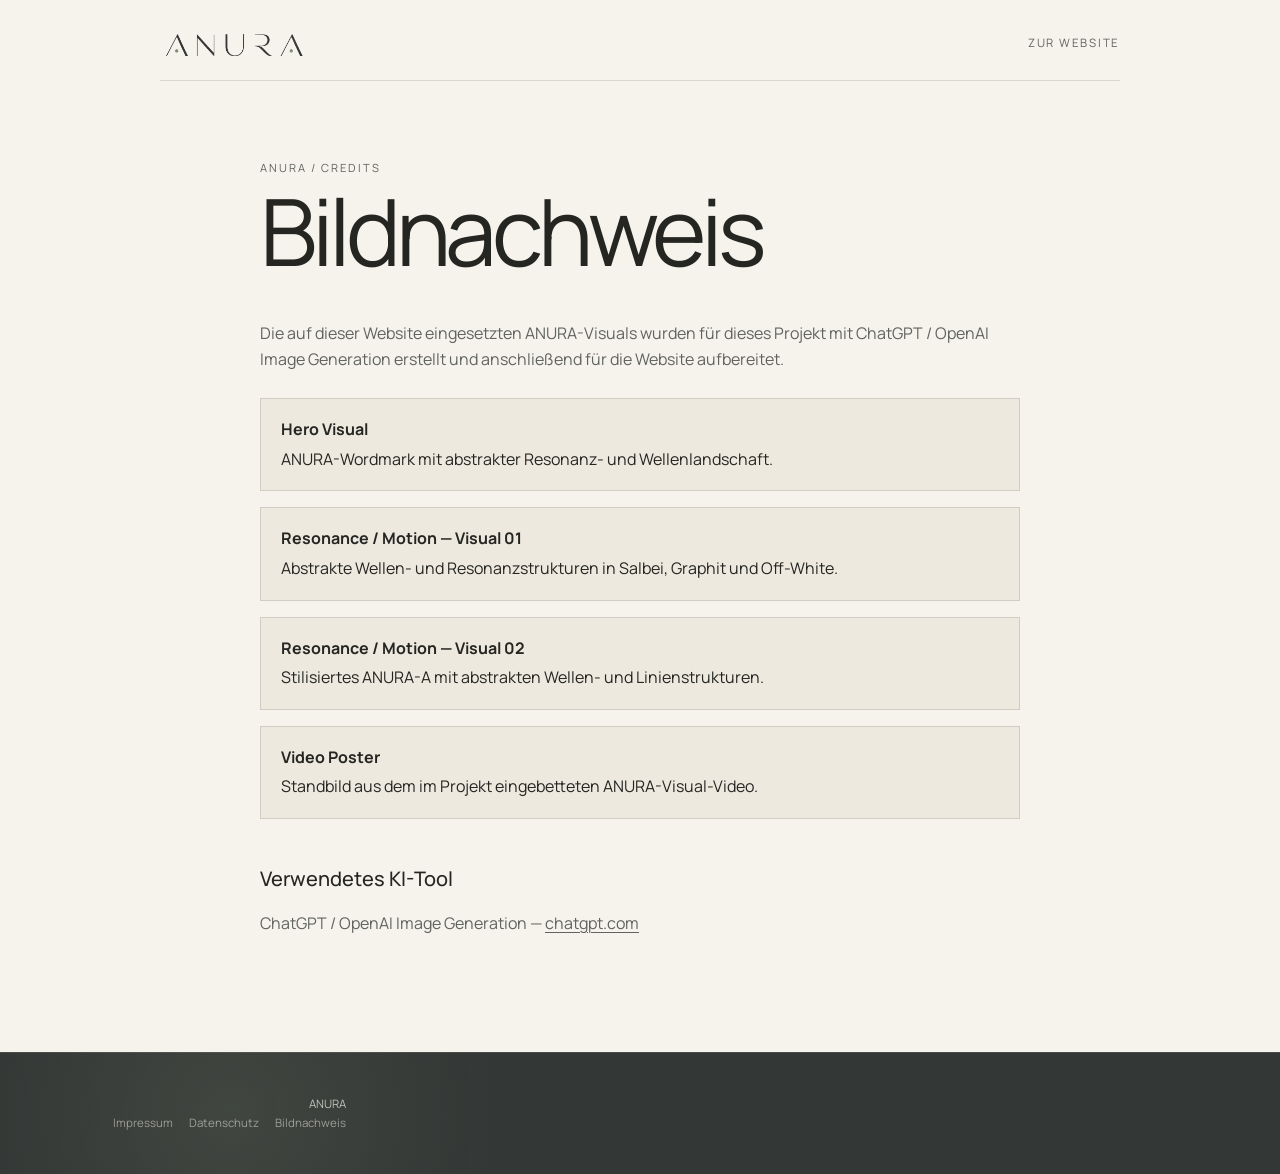
<file: bildnachweis.html>
<!doctype html>
<html lang="de">
<head>
  <meta charset="utf-8">
  <meta name="viewport" content="width=device-width, initial-scale=1">
  <meta name="robots" content="index, follow">
  <meta name="theme-color" content="#F6F3EC">
  <link rel="preconnect" href="https://fonts.bunny.net">
  <link href="https://fonts.bunny.net/css?family=manrope:300,400,500,600" rel="stylesheet">
  <link rel="icon" href="assets/brand/anura-favicon.png" type="image/png">
  <link rel="stylesheet" href="style.css">
  <title>Bildnachweis — ANURA</title>
  <meta name="description" content="Bildnachweis der auf der ANURA Website eingesetzten Visuals.">
</head>
<body class="legal-page">
  <header class="legal-header">
    <a href="index.html" aria-label="Zur ANURA Startseite"><img src="assets/brand/anura-wordmark.png" alt="ANURA"></a>
    <a href="index.html">Zur Website</a>
  </header>
  <main class="legal-main">
    <p class="eyebrow">ANURA / Credits</p>
    <h1>Bildnachweis</h1>
    <p>Die auf dieser Website eingesetzten ANURA-Visuals wurden für dieses Projekt mit ChatGPT / OpenAI Image Generation erstellt und anschließend für die Website aufbereitet.</p>

    <div class="credit-list">
      <div class="credit-item"><strong>Hero Visual</strong>ANURA-Wordmark mit abstrakter Resonanz- und Wellenlandschaft.</div>
      <div class="credit-item"><strong>Resonance / Motion — Visual 01</strong>Abstrakte Wellen- und Resonanzstrukturen in Salbei, Graphit und Off-White.</div>
      <div class="credit-item"><strong>Resonance / Motion — Visual 02</strong>Stilisiertes ANURA-A mit abstrakten Wellen- und Linienstrukturen.</div>
      <div class="credit-item"><strong>Video Poster</strong>Standbild aus dem im Projekt eingebetteten ANURA-Visual-Video.</div>
    </div>

    <h2>Verwendetes KI-Tool</h2>
    <p>ChatGPT / OpenAI Image Generation — <a href="https://chatgpt.com/" target="_blank" rel="noopener noreferrer">chatgpt.com</a></p>
  </main>

  <footer class="site-footer">
    <div class="footer-meta">
      <span>ANURA</span>
      <nav class="legal-links" aria-label="Rechtliche Informationen">
        <a href="impressum.html">Impressum</a>
        <a href="datenschutz.html">Datenschutz</a>
        <a href="bildnachweis.html">Bildnachweis</a>
      </nav>
    </div>
  </footer>
</body>
</html>
</file>
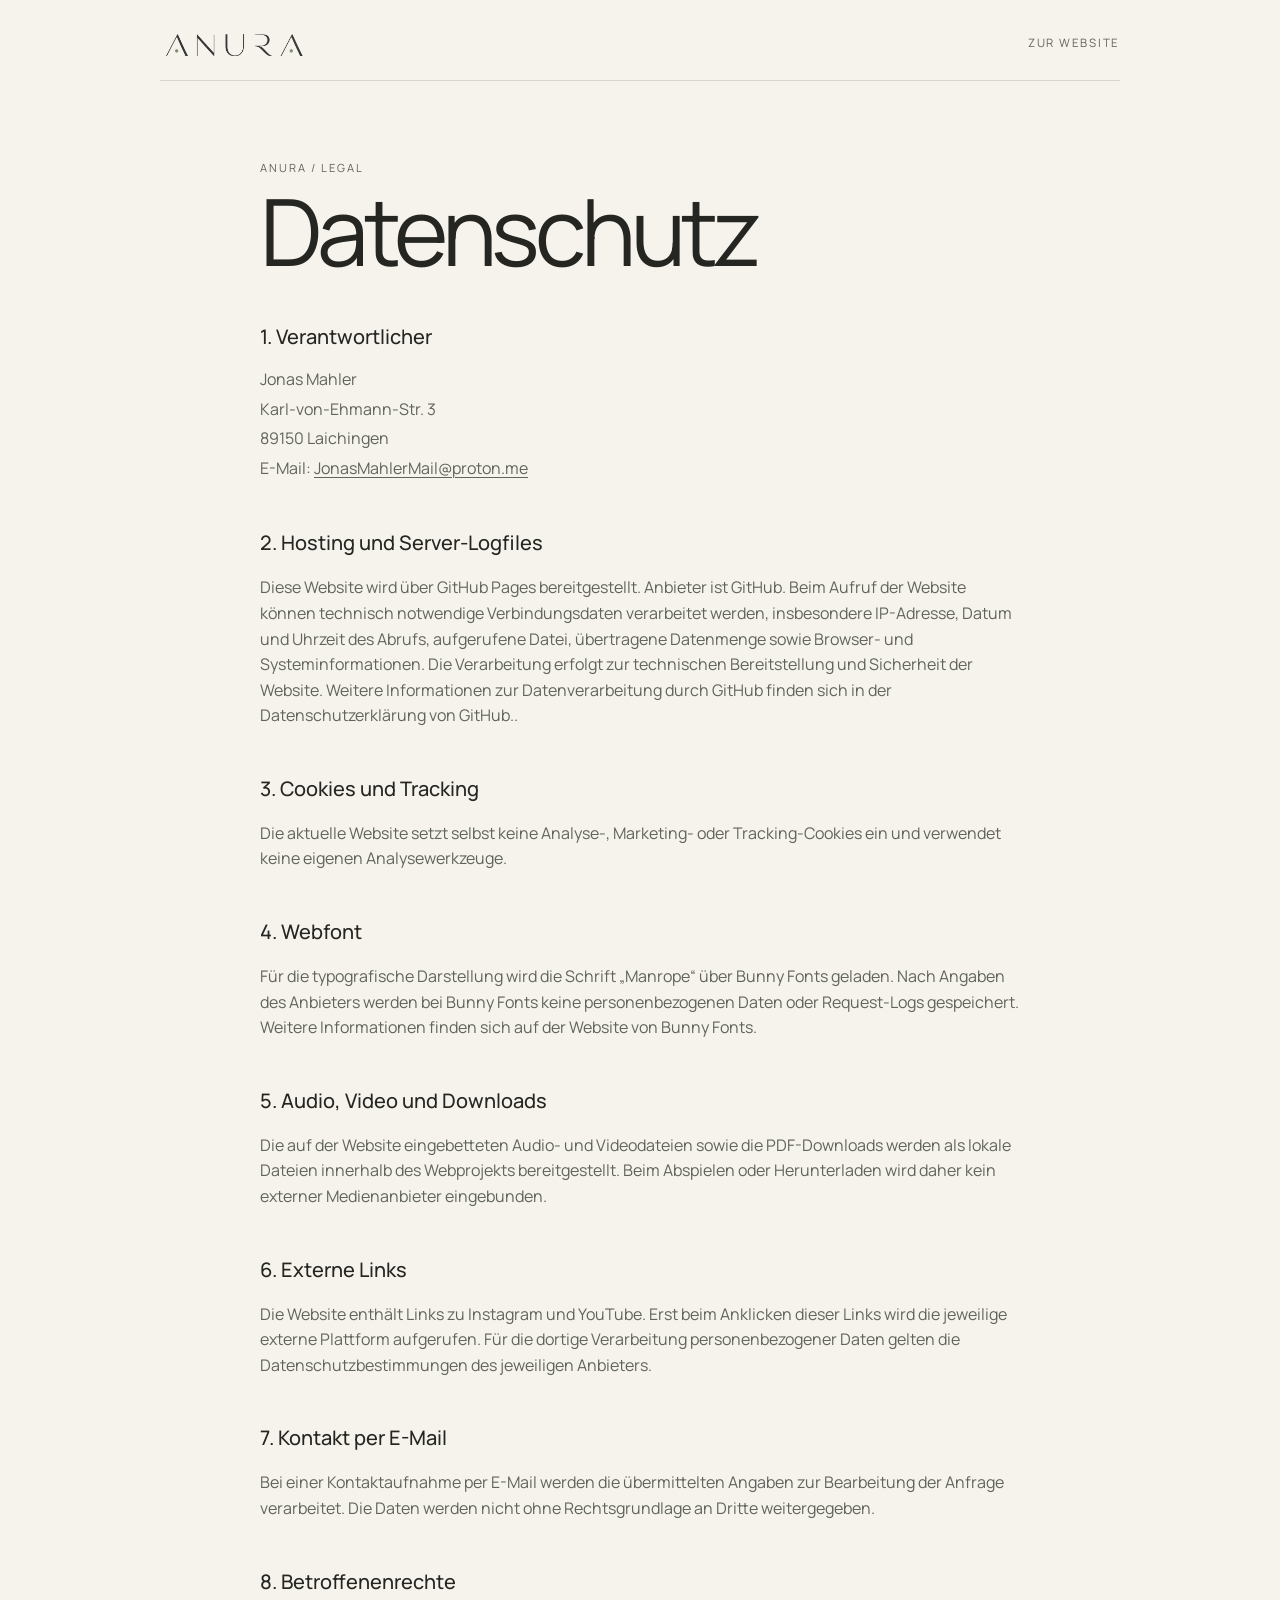
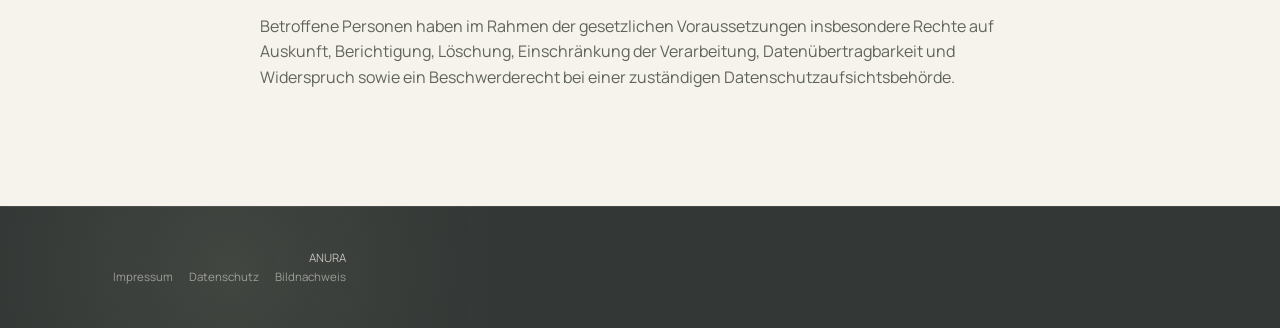
<file: datenschutz.html>
<!doctype html>
<html lang="de">
<head>
  <meta charset="utf-8">
  <meta name="viewport" content="width=device-width, initial-scale=1">
  <meta name="robots" content="index, follow">
  <meta name="theme-color" content="#F6F3EC">
  <link rel="preconnect" href="https://fonts.bunny.net">
  <link href="https://fonts.bunny.net/css?family=manrope:300,400,500,600" rel="stylesheet">
  <link rel="icon" href="assets/brand/anura-favicon.png" type="image/png">
  <link rel="stylesheet" href="style.css">
  <title>Datenschutz — ANURA</title>
  <meta name="description" content="Datenschutzerklärung der ANURA Website.">
</head>
<body class="legal-page">
  <header class="legal-header">
    <a href="index.html" aria-label="Zur ANURA Startseite"><img src="assets/brand/anura-wordmark.png" alt="ANURA"></a>
    <a href="index.html">Zur Website</a>
  </header>
  <main class="legal-main">
    <p class="eyebrow">ANURA / Legal</p>
    <h1>Datenschutz</h1>

    <h2>1. Verantwortlicher</h2>
    <address class="legal-address">
      Jonas Mahler<br>
      Karl-von-Ehmann-Str. 3<br>
      89150 Laichingen <br>
      E-Mail: <a href="mailto:JonasMahlerMail@proton.me">JonasMahlerMail@proton.me</a>
    </address>

    <h2>2. Hosting und Server-Logfiles</h2>
    <p>Diese Website wird über GitHub Pages bereitgestellt. Anbieter ist GitHub. Beim Aufruf der Website können technisch notwendige Verbindungsdaten verarbeitet werden, insbesondere IP-Adresse, Datum und Uhrzeit des Abrufs, aufgerufene Datei, übertragene Datenmenge sowie Browser- und Systeminformationen. Die Verarbeitung erfolgt zur technischen Bereitstellung und Sicherheit der Website. Weitere Informationen zur Datenverarbeitung durch GitHub finden sich in der Datenschutzerklärung von GitHub.</strong>.</p>

    <h2>3. Cookies und Tracking</h2>
    <p>Die aktuelle Website setzt selbst keine Analyse-, Marketing- oder Tracking-Cookies ein und verwendet keine eigenen Analysewerkzeuge.</p>

    <h2>4. Webfont</h2>
    <p>Für die typografische Darstellung wird die Schrift „Manrope“ über Bunny Fonts geladen. Nach Angaben des Anbieters werden bei Bunny Fonts keine personenbezogenen Daten oder Request-Logs gespeichert. Weitere Informationen finden sich auf der Website von Bunny Fonts.</p>

    <h2>5. Audio, Video und Downloads</h2>
    <p>Die auf der Website eingebetteten Audio- und Videodateien sowie die PDF-Downloads werden als lokale Dateien innerhalb des Webprojekts bereitgestellt. Beim Abspielen oder Herunterladen wird daher kein externer Medienanbieter eingebunden.</p>

    <h2>6. Externe Links</h2>
    <p>Die Website enthält Links zu Instagram und YouTube. Erst beim Anklicken dieser Links wird die jeweilige externe Plattform aufgerufen. Für die dortige Verarbeitung personenbezogener Daten gelten die Datenschutzbestimmungen des jeweiligen Anbieters.</p>

    <h2>7. Kontakt per E-Mail</h2>
    <p>Bei einer Kontaktaufnahme per E-Mail werden die übermittelten Angaben zur Bearbeitung der Anfrage verarbeitet. Die Daten werden nicht ohne Rechtsgrundlage an Dritte weitergegeben.</p>

    <h2>8. Betroffenenrechte</h2>
    <p>Betroffene Personen haben im Rahmen der gesetzlichen Voraussetzungen insbesondere Rechte auf Auskunft, Berichtigung, Löschung, Einschränkung der Verarbeitung, Datenübertragbarkeit und Widerspruch sowie ein Beschwerderecht bei einer zuständigen Datenschutzaufsichtsbehörde.</p>
  </main>

  <footer class="site-footer">
    <div class="footer-meta">
      <span>ANURA</span>
      <nav class="legal-links" aria-label="Rechtliche Informationen">
        <a href="impressum.html">Impressum</a>
        <a href="datenschutz.html">Datenschutz</a>
        <a href="bildnachweis.html">Bildnachweis</a>
      </nav>
    </div>
  </footer>
</body>
</html>
</file>
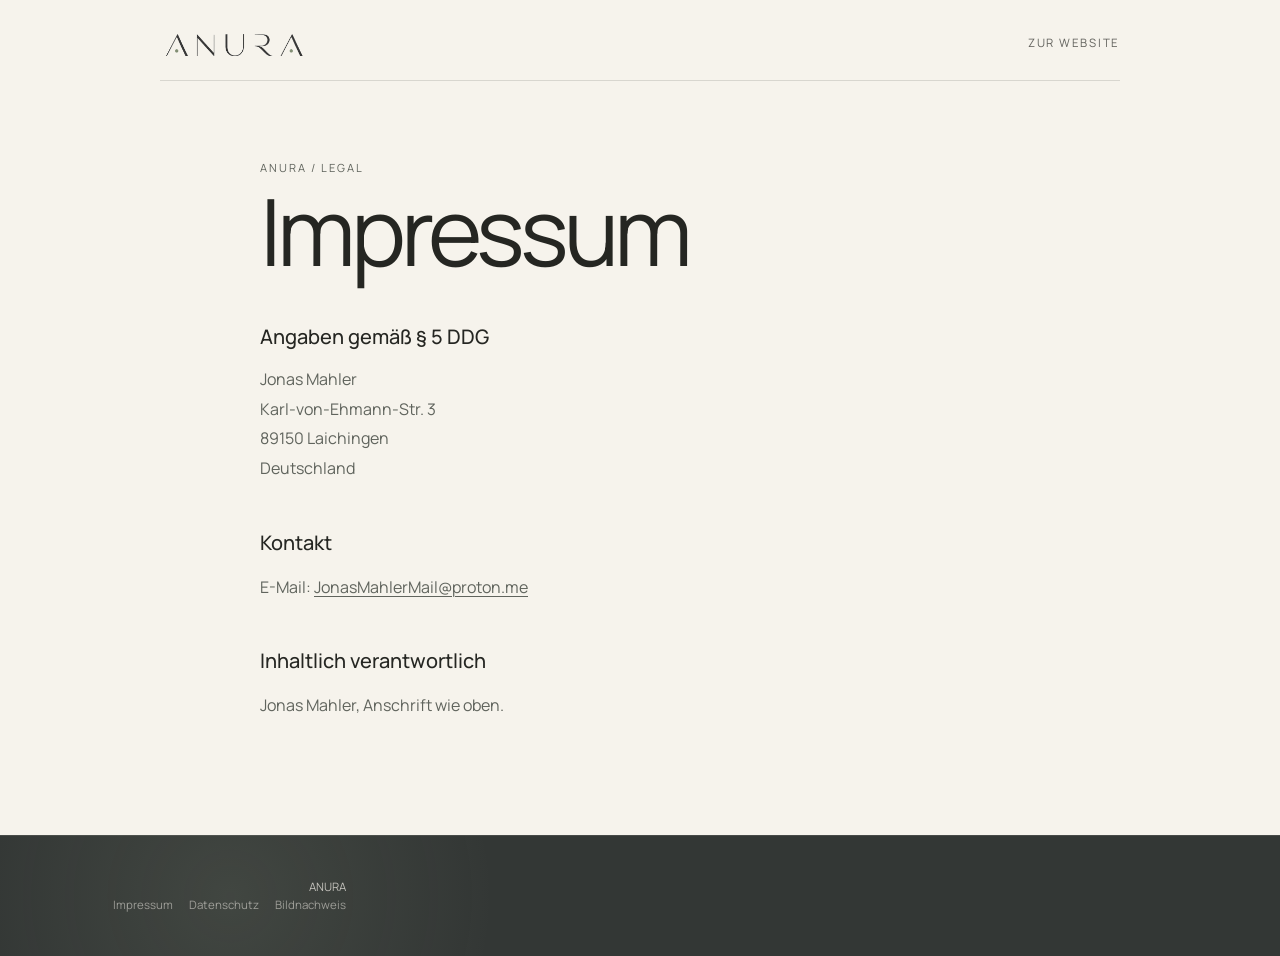
<file: impressum.html>
<!doctype html>
<html lang="de">
<head>
  <meta charset="utf-8">
  <meta name="viewport" content="width=device-width, initial-scale=1">
  <meta name="robots" content="index, follow">
  <meta name="theme-color" content="#F6F3EC">
  <link rel="preconnect" href="https://fonts.bunny.net">
  <link href="https://fonts.bunny.net/css?family=manrope:300,400,500,600" rel="stylesheet">
  <link rel="icon" href="assets/brand/anura-favicon.png" type="image/png">
  <link rel="stylesheet" href="style.css">
  <title>Impressum — ANURA</title>
  <meta name="description" content="Impressum und Kontaktdaten von ANURA.">
</head>
<body class="legal-page">
  <header class="legal-header">
    <a href="index.html" aria-label="Zur ANURA Startseite"><img src="assets/brand/anura-wordmark.png" alt="ANURA"></a>
    <a href="index.html">Zur Website</a>
  </header>
  <main class="legal-main">
    <p class="eyebrow">ANURA / Legal</p>
    <h1>Impressum</h1>

    
    <h2>Angaben gemäß § 5 DDG</h2>
    <address class="legal-address">
      Jonas Mahler<br>
      Karl-von-Ehmann-Str. 3<br>
      89150 Laichingen<br>
      Deutschland
    </address>

    <h2>Kontakt</h2>
    <p>E-Mail: <a href="mailto:JonasMahlerMail@proton.me">JonasMahlerMail@proton.me</a></p>

    <h2>Inhaltlich verantwortlich</h2>
    <p>Jonas Mahler, Anschrift wie oben.</p>

    
  </main>

  <footer class="site-footer">
    <div class="footer-meta">
      <span>ANURA</span>
      <nav class="legal-links" aria-label="Rechtliche Informationen">
        <a href="impressum.html">Impressum</a>
        <a href="datenschutz.html">Datenschutz</a>
        <a href="bildnachweis.html">Bildnachweis</a>
      </nav>
    </div>
  </footer>
</body>
</html>
</file>
<file: style.css>
:root {
  --paper: #f6f3ec;
  --paper-soft: #eee9df;
  --ink: #252622;
  --ink-soft: #60645d;
  --sage: #8f9a80;
  --sage-dark: #707b65;
  --graphite: #3e433f;
  --graphite-deep: #333735;
  --graphite-soft: #4b514c;
  --about-dark: #747c75;
  --about-dark-deep: #687069;
  --line: rgba(37, 38, 34, 0.14);
  --line-soft: rgba(143, 154, 128, 0.22);
  --content: 1440px;
}

* {
  box-sizing: border-box;
}

html {
  scroll-behavior: smooth;
  scroll-padding-top: 96px;
}

body {
  margin: 0;
  min-width: 320px;
  background: var(--paper);
  color: var(--ink);
  font-family: "Manrope", Arial, Helvetica, sans-serif;
  font-size: 16px;
  line-height: 1.6;
  -webkit-font-smoothing: antialiased;
}

body.menu-open {
  overflow: hidden;
}

img {
  max-width: 100%;
  display: block;
}

a {
  color: inherit;
  text-decoration: none;
}

button {
  font: inherit;
}


.sr-only {
  position: absolute !important;
  width: 1px !important;
  height: 1px !important;
  padding: 0 !important;
  margin: -1px !important;
  overflow: hidden !important;
  clip: rect(0, 0, 0, 0) !important;
  white-space: nowrap !important;
  border: 0 !important;
}

::selection {
  color: var(--paper);
  background: var(--ink);
}

.site-header {
  position: fixed;
  inset: 0 0 auto 0;
  z-index: 100;
  width: min(100%, var(--content));
  margin-inline: auto;
  padding: 24px 42px;
  display: flex;
  align-items: center;
  justify-content: space-between;
  transition: background .25s ease, border-color .25s ease;
}

.site-header.scrolled {
  background: rgba(246, 243, 236, 0.91);
  border-bottom: 1px solid var(--line);
  backdrop-filter: blur(12px);
}

.header-logo {
  width: 166px;
}

.header-logo img {
  width: 100%;
}

.main-nav {
  display: flex;
  gap: 28px;
  align-items: center;
}

.main-nav a {
  font-size: .72rem;
  text-transform: uppercase;
  letter-spacing: .18em;
  opacity: .7;
  transition: opacity .2s ease;
}

.main-nav a:hover,
.main-nav a:focus-visible {
  opacity: 1;
}

.menu-toggle {
  display: none;
  width: 44px;
  height: 44px;
  padding: 10px;
  border: 0;
  background: transparent;
  cursor: pointer;
}

.menu-toggle span {
  display: block;
  height: 1px;
  margin: 7px 0;
  background: var(--ink);
}

.hero {
  position: relative;
  width: min(100%, var(--content));
  min-height: 100svh;
  margin-inline: auto;
  padding: 150px 42px 78px;
  display: grid;
  grid-template-columns: minmax(0, 1.2fr) minmax(280px, .8fr);
  align-items: center;
  gap: 58px;
  overflow: hidden;
}

.hero-background {
  position: absolute;
  inset: 0;
  pointer-events: none;
}

.orbit {
  position: absolute;
  border: 1px solid var(--line-soft);
  border-radius: 50%;
}

.orbit-one {
  width: 520px;
  height: 520px;
  right: -90px;
  top: 100px;
}

.orbit-two {
  width: 310px;
  height: 310px;
  right: 20px;
  top: 205px;
  border-style: dashed;
  opacity: .65;
}

.motion-line {
  position: absolute;
  left: 8%;
  width: 68%;
  height: 160px;
  border: solid var(--line-soft);
  border-width: 1px 0 0;
  border-radius: 50%;
  transform-origin: left center;
}

.line-one {
  top: 62%;
  transform: rotate(4deg);
}

.line-two {
  top: 67%;
  transform: rotate(-2deg) scaleY(.72);
}

.line-three {
  top: 72%;
  transform: rotate(3deg) scaleY(.42);
  opacity: .7;
}

.hero-copy {
  position: relative;
  z-index: 2;
  max-width: 850px;
}

.hero-wordmark {
  width: min(100%, 850px);
  margin-bottom: 30px;
}

.hero-subline {
  max-width: 700px;
  margin: 0;
  font-size: clamp(1.12rem, 2vw, 1.62rem);
  line-height: 1.45;
  letter-spacing: .02em;
  color: #464943;
}

.hero-actions {
  display: flex;
  flex-wrap: wrap;
  gap: 12px;
  margin-top: 38px;
}

.button {
  display: inline-flex;
  align-items: center;
  justify-content: center;
  min-width: 150px;
  padding: 13px 20px;
  border: 1px solid var(--ink);
  font-size: .72rem;
  text-transform: uppercase;
  letter-spacing: .16em;
  transition: transform .2s ease, background .2s ease, color .2s ease;
}

.button:hover,
.button:focus-visible {
  transform: translateY(-2px);
}

.button-primary {
  color: var(--paper);
  background: var(--ink);
}

.button-secondary:hover {
  background: rgba(37, 38, 34, .05);
}

.hero-signet {
  position: relative;
  z-index: 2;
  justify-self: end;
  width: min(29vw, 360px);
}

.hero-signet img {
  width: 100%;
}

.scroll-hint {
  position: absolute;
  left: 42px;
  bottom: 30px;
  z-index: 2;
  display: flex;
  gap: 10px;
  font-size: .68rem;
  text-transform: uppercase;
  letter-spacing: .17em;
  color: var(--ink-soft);
}

.section {
  width: min(100%, var(--content));
  margin-inline: auto;
  padding: 118px 42px;
  border-top: 1px solid var(--line);
  display: grid;
  grid-template-columns: minmax(140px, .22fr) minmax(0, 1fr);
  gap: 60px;
}

.section-soft {
  width: 100%;
  max-width: none;
  padding-left: max(42px, calc((100vw - var(--content)) / 2 + 42px));
  padding-right: max(42px, calc((100vw - var(--content)) / 2 + 42px));
  background:
    radial-gradient(circle at 80% 24%, rgba(143, 154, 128, .07), transparent 25%),
    var(--paper-soft);
}

.section-contrast {
  width: 100%;
  max-width: none;
  padding-left: max(42px, calc((100vw - var(--content)) / 2 + 42px));
  padding-right: max(42px, calc((100vw - var(--content)) / 2 + 42px));
  color: var(--paper);
  background:
    radial-gradient(circle at 82% 20%, rgba(178, 187, 164, .18), transparent 30%),
    linear-gradient(145deg, var(--about-dark) 0%, var(--about-dark-deep) 100%);
  border-top-color: rgba(246, 243, 236, .10);
}

.section-contrast .section-index,
.section-contrast .eyebrow {
  color: #d6dbcf;
}

.section-contrast h2 {
  color: var(--paper);
}

.section-contrast .lead,
.section-contrast .copy-columns p:last-child {
  color: rgba(250, 248, 243, .90);
}

.section-contrast .copy-columns p:last-child {
  border-left: 1px solid rgba(215, 221, 205, .38);
  padding-left: 24px;
}

.section-index,
.eyebrow,
.track-number {
  color: var(--ink-soft);
  font-size: .7rem;
  text-transform: uppercase;
  letter-spacing: .18em;
}

.section-content {
  width: 100%;
  max-width: 1030px;
}

.eyebrow {
  margin: 0 0 14px;
}

.section h2 {
  max-width: 900px;
  margin: 0 0 34px;
  font-size: clamp(2.8rem, 6vw, 5.9rem);
  font-weight: 500;
  line-height: .98;
  letter-spacing: -.045em;
}

.lead {
  max-width: 780px;
  margin: 0;
  color: #51554e;
  font-size: clamp(1.18rem, 2vw, 1.62rem);
}

.track-placeholder-grid {
  margin-top: 66px;
  border-top: 1px solid var(--line);
}

.track-placeholder {
  min-height: 120px;
  padding: 24px 0;
  border-bottom: 1px solid var(--line);
  display: grid;
  grid-template-columns: 86px 1fr;
  align-items: center;
  gap: 20px;
}

.track-placeholder h3 {
  margin: 0 0 5px;
  font-size: 1.22rem;
  font-weight: 500;
}

.track-placeholder p,
.copy-columns p:last-child {
  margin: 0;
  color: var(--ink-soft);
}

.track-placeholder {
  transition: background .22s ease, padding .22s ease;
}

.track-placeholder:hover {
  background: rgba(62, 67, 63, .045);
  padding-left: 14px;
  padding-right: 14px;
}

.copy-columns {
  display: grid;
  grid-template-columns: 1.25fr .75fr;
  gap: 60px;
  align-items: start;
}

.copy-columns p:last-child {
  max-width: 420px;
  padding-top: 8px;
}

.media-placeholders {
  margin-top: 66px;
  display: grid;
  grid-template-columns: 1.15fr .85fr;
  gap: 18px;
}

.media-placeholder {
  min-height: 340px;
  padding: 24px;
  border: 1px solid rgba(62, 67, 63, .20);
  background:
    linear-gradient(145deg, rgba(62, 67, 63, .07), transparent 58%),
    radial-gradient(circle at 70% 30%, rgba(143,154,128,.14), transparent 30%),
    repeating-radial-gradient(
      ellipse at 5% 100%,
      transparent 0 24px,
      rgba(143,154,128,.12) 25px 26px
    );
  display: flex;
  flex-direction: column;
  justify-content: space-between;
}

.media-placeholder span {
  color: var(--ink-soft);
  font-size: .7rem;
  text-transform: uppercase;
  letter-spacing: .18em;
}

.media-placeholder p {
  margin: 0;
  font-size: 1.12rem;
}

.contact-placeholder {
  margin-top: 56px;
  border-top: 1px solid var(--line);
}

.contact-placeholder span {
  display: block;
  padding: 18px 0;
  border-bottom: 1px solid var(--line);
  color: var(--ink-soft);
}

.site-footer {
  width: min(100%, var(--content));
  margin-inline: auto;
  padding: 42px;
  border-top: 1px solid var(--line);
  display: grid;
  grid-template-columns: .8fr 1.4fr .8fr;
  gap: 28px;
  align-items: center;
  color: rgba(246, 243, 236, .72);
  font-size: .72rem;
  background:
    radial-gradient(circle at 18% 50%, rgba(166,176,150,.12), transparent 25%),
    var(--graphite-deep);
  border-top-color: rgba(246, 243, 236, .10);
}

.footer-brand {
  display: flex;
  align-items: center;
  gap: 14px;
}

.footer-brand img:first-child {
  width: 38px;
}

.footer-brand img:last-child {
  width: 120px;
}

.site-footer p {
  margin: 0;
}

.footer-meta {
  display: flex;
  flex-direction: column;
  align-items: flex-end;
  text-align: right;
}

.reveal {
  opacity: 0;
  transform: translateY(18px);
  transition: opacity .7s ease, transform .7s ease;
}

.reveal.visible {
  opacity: 1;
  transform: none;
}

@media (max-width: 960px) {
  .hero {
    grid-template-columns: 1fr;
    align-content: center;
  }

  .hero-signet {
    justify-self: start;
    width: min(52vw, 300px);
  }

  .orbit-one {
    right: -220px;
  }
}

@media (max-width: 820px) {
  .site-header {
    padding: 20px;
  }

  .header-logo {
    width: 132px;
  }

  .menu-toggle {
    display: block;
    position: relative;
    z-index: 102;
  }

  .main-nav {
    position: fixed;
    inset: 0;
    z-index: 101;
    padding: 100px 24px;
    background: rgba(246, 243, 236, .98);
    display: flex;
    flex-direction: column;
    justify-content: center;
    gap: 26px;
    opacity: 0;
    pointer-events: none;
    transition: opacity .22s ease;
  }

  .main-nav.open {
    opacity: 1;
    pointer-events: auto;
  }

  .main-nav a {
    font-size: 1rem;
  }

  .hero {
    min-height: 100svh;
    padding: 130px 20px 70px;
    gap: 28px;
  }

  .hero-signet {
    width: min(58vw, 260px);
  }

  .orbit-one {
    width: 360px;
    height: 360px;
    right: -180px;
    top: 160px;
  }

  .orbit-two {
    display: none;
  }

  .scroll-hint {
    left: 20px;
  }

  .section,
  .section-soft,
  .section-contrast {
    padding: 84px 20px;
    grid-template-columns: 1fr;
    gap: 26px;
  }

  .copy-columns,
  .media-placeholders {
    grid-template-columns: 1fr;
    gap: 24px;
  }

  .media-placeholder {
    min-height: 240px;
  }

  .site-footer {
    padding: 34px 20px 44px;
    grid-template-columns: 1fr;
  }

  .footer-meta {
    align-items: flex-start;
    text-align: left;
  }
}

@media (prefers-reduced-motion: reduce) {
  html {
    scroll-behavior: auto;
  }

  *,
  *::before,
  *::after {
    animation-duration: .01ms !important;
    transition-duration: .01ms !important;
  }

  .reveal {
    opacity: 1;
    transform: none;
  }
}

.track-list {
  margin-top: 66px;
  border-top: 1px solid var(--line);
}

.track-card {
  padding: 26px 0 28px;
  border-bottom: 1px solid var(--line);
  display: grid;
  grid-template-columns: minmax(260px, .9fr) minmax(280px, 1.1fr);
  gap: 34px;
  align-items: center;
}

.track-meta {
  display: grid;
  grid-template-columns: 74px 1fr;
  gap: 16px;
  align-items: start;
}

.track-meta h3 {
  margin: 0 0 5px;
  font-size: 1.22rem;
  font-weight: 500;
}

.track-meta p {
  margin: 0;
  color: var(--ink-soft);
  font-size: .92rem;
}

.track-card audio {
  width: 100%;
  min-height: 42px;
  accent-color: var(--sage-dark);
}

code {
  padding: .08em .28em;
  border-radius: 3px;
  background: rgba(37,38,34,.06);
  font-family: ui-monospace, SFMono-Regular, Menlo, Monaco, Consolas, monospace;
  font-size: .88em;
}

@media (max-width: 820px) {
  .track-card {
    grid-template-columns: 1fr;
    gap: 18px;
  }

  .track-meta {
    grid-template-columns: 58px 1fr;
  }
}


/* =========================================
   v9 — selected ANURA visual system
   ========================================= */

.hero.hero-visual {
  position: relative;
  width: min(100%, var(--content));
  min-height: 100svh;
  margin-inline: auto;
  padding: 105px 42px 62px;
  display: flex;
  align-items: stretch;
  overflow: hidden;
}

.hero-art {
  position: absolute;
  inset: 88px 0 0;
  margin: 0;
  overflow: hidden;
  background: var(--paper);
}

.hero-art img {
  width: 100%;
  height: 100%;
  object-fit: cover;
  object-position: center;
}

.hero-panel {
  position: relative;
  z-index: 3;
  align-self: flex-end;
  width: min(610px, calc(100% - 84px));
  margin: 0 0 32px 0;
  padding: 24px 26px 25px;
  background: rgba(246, 243, 236, .88);
  border: 1px solid rgba(37, 38, 34, .13);
  backdrop-filter: blur(12px);
}

.hero.hero-visual .hero-subline {
  margin: 0;
  max-width: 520px;
  font-size: clamp(1.05rem, 1.65vw, 1.38rem);
}

.hero.hero-visual .hero-actions {
  margin-top: 24px;
}

.hero.hero-visual .scroll-hint {
  z-index: 4;
  left: auto;
  right: 42px;
  color: var(--ink-soft);
}

.visual-gallery {
  margin-top: 64px;
  display: grid;
  grid-template-columns: 1.35fr .65fr;
  gap: 20px;
  align-items: stretch;
}

.visual-card {
  margin: 0;
  border: 1px solid var(--line);
  background: var(--paper-soft);
  overflow: hidden;
}

.visual-card-wide {
  grid-row: span 2;
}

.visual-card img {
  width: 100%;
  height: 100%;
  min-height: 300px;
  object-fit: cover;
  display: block;
}

.visual-card-wide img {
  min-height: 630px;
}

.visual-card figcaption {
  padding: 12px 14px 14px;
  border-top: 1px solid var(--line);
  color: var(--ink-soft);
  font-size: .69rem;
  letter-spacing: .16em;
  text-transform: uppercase;
  background: rgba(246, 243, 236, .94);
}

.video-placeholder {
  min-height: 260px;
  padding: 24px;
  border: 1px solid var(--line);
  background:
    linear-gradient(145deg, rgba(62, 67, 63, .07), transparent 58%),
    radial-gradient(circle at 70% 30%, rgba(143,154,128,.14), transparent 30%),
    var(--paper-soft);
  display: flex;
  flex-direction: column;
  justify-content: space-between;
}

.video-placeholder span {
  color: var(--ink-soft);
  font-size: .7rem;
  text-transform: uppercase;
  letter-spacing: .18em;
}

.video-placeholder p {
  margin: 0;
  font-size: 1.12rem;
}

@media (max-width: 960px) {
  .hero.hero-visual {
    padding-left: 20px;
    padding-right: 20px;
  }

  .hero-art {
    inset: 78px 0 0;
  }

  .hero-panel {
    width: min(580px, calc(100% - 40px));
    margin-bottom: 42px;
  }

  .hero.hero-visual .scroll-hint {
    right: 20px;
  }

  .visual-gallery {
    grid-template-columns: 1fr;
  }

  .visual-card-wide {
    grid-row: auto;
  }

  .visual-card-wide img,
  .visual-card img {
    min-height: 0;
    aspect-ratio: 16 / 9;
  }
}

@media (max-width: 620px) {
  .hero.hero-visual {
    min-height: 88svh;
    padding-top: 86px;
  }

  .hero-art {
    inset: 72px 0 0;
  }

  .hero-art img {
    object-position: center center;
  }

  .hero-panel {
    width: calc(100% - 20px);
    margin: 0 0 42px;
    padding: 18px;
  }

  .hero.hero-visual .button {
    min-width: 0;
    flex: 1 1 auto;
  }

  .visual-gallery {
    margin-top: 44px;
  }
}


/* =========================================
   v10 — embedded portrait video
   ========================================= */

.video-card {
  margin: 0;
  border: 1px solid var(--line);
  background: var(--graphite-deep);
  overflow: hidden;
  display: flex;
  flex-direction: column;
}

.video-card video {
  display: block;
  width: 100%;
  aspect-ratio: 9 / 16;
  object-fit: contain;
  background: #1f2421;
}

.video-card figcaption {
  padding: 12px 14px 14px;
  border-top: 1px solid rgba(246, 243, 236, .10);
  color: rgba(246, 243, 236, .72);
  background: var(--graphite-deep);
  font-size: .69rem;
  letter-spacing: .16em;
  text-transform: uppercase;
}

@media (max-width: 960px) {
  .video-card {
    width: min(100%, 430px);
  }
}


/* v10b — make the embedded video unmistakably visible */
.video-feature {
  margin-top: 70px;
  padding-top: 42px;
  border-top: 1px solid var(--line);
  display: grid;
  grid-template-columns: minmax(180px, .35fr) minmax(280px, .65fr);
  gap: 42px;
  align-items: start;
}

.video-feature-copy h3 {
  margin: 8px 0 12px;
  font-size: clamp(2rem, 4vw, 3.5rem);
  font-weight: 500;
  line-height: 1;
  letter-spacing: -.035em;
}

.video-feature-copy p:last-child {
  max-width: 300px;
  color: var(--ink-soft);
}

.video-card-featured {
  width: min(100%, 520px);
  justify-self: end;
}

.video-card-featured video {
  width: 100%;
  height: auto;
  aspect-ratio: 9 / 16;
  object-fit: contain;
  background: #202522;
}

@media (max-width: 820px) {
  .video-feature {
    grid-template-columns: 1fr;
    gap: 24px;
  }

  .video-card-featured {
    justify-self: start;
    width: min(100%, 430px);
  }
}


/* =========================================
   v12 — contact, socials & PDF downloads
   ========================================= */

.contact-grid {
  margin-top: 58px;
  padding-top: 22px;
  border-top: 1px solid var(--line);
  display: grid;
  grid-template-columns: repeat(2, minmax(0, 1fr));
  gap: 38px;
}

.contact-group {
  min-width: 0;
}

.contact-label {
  margin: 0 0 13px;
  color: var(--sage-dark);
  font-size: .68rem;
  font-weight: 600;
  letter-spacing: .17em;
  text-transform: uppercase;
}

.link-stack {
  display: flex;
  flex-direction: column;
  align-items: flex-start;
  gap: 11px;
}

.contact-link {
  position: relative;
  display: inline-block;
  color: var(--ink);
  font-size: 1rem;
  text-decoration: none;
  overflow-wrap: anywhere;
}

.contact-link::after {
  content: "";
  position: absolute;
  left: 0;
  right: 100%;
  bottom: -4px;
  height: 1px;
  background: var(--sage-dark);
  transition: right .22s ease;
}

.contact-link:hover::after,
.contact-link:focus-visible::after {
  right: 0;
}

.download-area {
  margin-top: 64px;
}

.download-grid {
  display: grid;
  grid-template-columns: repeat(2, minmax(0, 1fr));
  gap: 18px;
}

.download-card {
  min-height: 250px;
  padding: 26px;
  border: 1px solid var(--line);
  background:
    linear-gradient(145deg, rgba(62, 67, 63, .035), transparent 60%),
    var(--paper-soft);
  display: flex;
  flex-direction: column;
  justify-content: space-between;
  gap: 32px;
}

.download-index {
  display: block;
  margin-bottom: 24px;
  color: var(--sage-dark);
  font-size: .65rem;
  font-weight: 600;
  letter-spacing: .17em;
  text-transform: uppercase;
}

.download-card h3 {
  margin: 0 0 12px;
  font-size: clamp(1.35rem, 2.4vw, 2rem);
  font-weight: 500;
  letter-spacing: -.025em;
}

.download-card p {
  margin: 0;
  max-width: 420px;
  color: var(--ink-soft);
  line-height: 1.6;
}

.download-button {
  align-self: flex-start;
}

@media (max-width: 720px) {
  .contact-grid,
  .download-grid {
    grid-template-columns: 1fr;
  }

  .download-card {
    min-height: 220px;
  }
}


/* =========================================
   v13 — legal pages, webfont & footer links
   ========================================= */

.legal-links {
  display: flex;
  gap: 16px;
  flex-wrap: wrap;
}

.legal-links a {
  color: inherit;
  opacity: .72;
  transition: opacity .2s ease;
}

.legal-links a:hover,
.legal-links a:focus-visible {
  opacity: 1;
}

.legal-page {
  min-height: 100vh;
  background: var(--paper);
  color: var(--ink);
}

.legal-header {
  width: min(100% - 40px, 960px);
  margin: 0 auto;
  padding: 30px 0 24px;
  display: flex;
  justify-content: space-between;
  align-items: center;
  border-bottom: 1px solid var(--line);
}

.legal-header img {
  width: 150px;
}

.legal-header a:last-child {
  font-size: .72rem;
  letter-spacing: .15em;
  text-transform: uppercase;
  opacity: .7;
}

.legal-main {
  width: min(100% - 40px, 760px);
  margin: 0 auto;
  padding: 78px 0 100px;
}

.legal-main .eyebrow {
  margin-bottom: 10px;
}

.legal-main h1 {
  margin: 0 0 46px;
  font-size: clamp(2.5rem, 8vw, 5.8rem);
  line-height: .95;
  font-weight: 400;
  letter-spacing: -.055em;
}

.legal-main h2 {
  margin: 44px 0 12px;
  font-size: 1.25rem;
  font-weight: 500;
}

.legal-main p,
.legal-main li {
  color: var(--ink-soft);
}

.legal-main a {
  text-decoration: underline;
  text-decoration-thickness: 1px;
  text-underline-offset: 3px;
}

.legal-note {
  margin: 0 0 34px;
  padding: 18px 20px;
  border-left: 3px solid var(--sage-dark);
  background: var(--paper-soft);
}

.legal-note strong {
  color: var(--ink);
}

.legal-address {
  font-style: normal;
  line-height: 1.85;
  color: var(--ink-soft);
}

.credit-list {
  display: grid;
  gap: 16px;
  margin-top: 26px;
}

.credit-item {
  padding: 18px 20px;
  border: 1px solid var(--line);
  background: var(--paper-soft);
}

.credit-item strong {
  display: block;
  margin-bottom: 4px;
  color: var(--ink);
}

@media (max-width: 620px) {
  .legal-header {
    width: min(100% - 28px, 960px);
  }

  .legal-main {
    width: min(100% - 28px, 760px);
    padding-top: 56px;
  }

  .legal-links {
    gap: 10px 14px;
  }
}


/* =========================================
   v15b — minimal final adjustments
   ========================================= */

/* Header: same dark graphite family as footer */
.site-header,
.site-header.scrolled {
  width: 100%;
  max-width: none;
  margin: 0;
  padding-left: max(42px, calc((100vw - var(--content)) / 2 + 42px));
  padding-right: max(42px, calc((100vw - var(--content)) / 2 + 42px));
  background:
    radial-gradient(circle at 18% 50%, rgba(166,176,150,.12), transparent 25%),
    var(--graphite-deep);
  border-bottom: 1px solid rgba(246, 243, 236, .10);
  color: var(--paper);
}

.site-header .main-nav a {
  color: rgba(246, 243, 236, .82);
}

.site-header .main-nav a:hover,
.site-header .main-nav a:focus-visible {
  color: var(--paper);
}

.site-header .menu-toggle span {
  background: var(--paper);
}

/* Third visual: same size as the existing smaller visual */
.visual-gallery {
  grid-template-columns: 1.35fr .65fr;
  grid-template-rows: repeat(2, minmax(0, auto));
  align-items: stretch;
}

.visual-card-wide {
  grid-row: 1 / span 2;
}

.visual-card:not(.visual-card-wide) img {
  aspect-ratio: 16 / 9;
  width: 100%;
  height: auto;
  object-fit: cover;
}

/* Keep spacing generous, but trim a little empty air */
.visual-gallery {
  margin-top: 54px;
}

.video-feature {
  margin-top: 58px;
  padding-top: 38px;
}

.contact-grid {
  margin-top: 50px;
}

.download-area {
  margin-top: 56px;
}

@media (max-width: 960px) {
  .visual-gallery {
    grid-template-columns: 1fr;
    grid-template-rows: auto;
  }

  .visual-card-wide {
    grid-row: auto;
  }

  .site-header,
  .site-header.scrolled {
    padding-left: 20px;
    padding-right: 20px;
  }
}


/* =========================================
   v16 — full-width hero + updated third visual
   ========================================= */

/* Make the first section stretch edge to edge for a stronger entry */
.hero.hero-visual {
  max-width: none;
  margin-left: 0;
  margin-right: 0;
  padding-left: 0;
  padding-right: 0;
}

.hero.hero-visual .hero-grid {
  max-width: none;
  grid-template-columns: minmax(340px, 42vw) minmax(0, 1fr);
  gap: 0;
  min-height: clamp(620px, 82vh, 860px);
}

.hero.hero-visual .hero-panel {
  margin-left: max(28px, calc((100vw - var(--content)) / 2 + 18px));
  margin-right: 40px;
  max-width: 560px;
  align-self: center;
  z-index: 3;
}

.hero.hero-visual .hero-art {
  width: 100%;
  min-height: clamp(620px, 82vh, 860px);
}

.hero.hero-visual .hero-art img {
  width: 100%;
  height: 100%;
  object-fit: cover;
  object-position: center center;
}

/* Keep the smaller two media cards aligned visually */
.visual-card-third img {
  aspect-ratio: 16 / 9;
  object-fit: cover;
}

@media (max-width: 1100px) {
  .hero.hero-visual .hero-grid {
    grid-template-columns: minmax(320px, 46vw) minmax(0, 1fr);
    min-height: clamp(580px, 78vh, 780px);
  }

  .hero.hero-visual .hero-panel {
    margin-left: 28px;
    margin-right: 28px;
  }

  .hero.hero-visual .hero-art,
  .hero.hero-visual .hero-art img {
    min-height: clamp(580px, 78vh, 780px);
  }
}

@media (max-width: 860px) {
  .hero.hero-visual .hero-grid {
    grid-template-columns: 1fr;
    min-height: 0;
  }

  .hero.hero-visual .hero-panel {
    margin: 0 20px;
    max-width: none;
    order: 2;
  }

  .hero.hero-visual .hero-art {
    order: 1;
    min-height: 54vh;
  }

  .hero.hero-visual .hero-art img {
    min-height: 54vh;
  }
}


/* =========================================
   v16.2 — exact header/footer match + hero correction
   ========================================= */

/* 1 + 2: Header bar uses EXACTLY the footer's background and text tone */
.site-header,
.site-header.scrolled {
  width: 100%;
  max-width: none;
  margin: 0;
  background:
    radial-gradient(circle at 18% 50%, rgba(166,176,150,.12), transparent 25%),
    var(--graphite-deep);
  border-bottom: 1px solid rgba(246, 243, 236, .10);
  color: rgba(246, 243, 236, .72);
}

.site-header .header-logo img {
  opacity: .72;
}

.site-header .main-nav a {
  color: rgba(246, 243, 236, .72);
  opacity: 1;
}

.site-header .main-nav a:hover,
.site-header .main-nav a:focus-visible {
  color: rgba(246, 243, 236, 1);
}

.site-header .menu-toggle span {
  background: rgba(246, 243, 236, .72);
}

/* 3: Hero truly spans the full viewport width.
   Keep the text/buttons aligned to the old content position. */
.hero.hero-visual {
  width: 100vw;
  max-width: none;
  min-height: 100svh;
  margin-left: calc(50% - 50vw);
  margin-right: calc(50% - 50vw);
  padding: 105px 42px 62px;
  display: flex;
  align-items: stretch;
}

.hero.hero-visual .hero-art {
  position: absolute;
  inset: 88px 0 0;
  width: 100%;
  min-height: 0;
}

.hero.hero-visual .hero-art img {
  width: 100%;
  height: 100%;
  min-height: 0;
  object-fit: cover;
  object-position: center center;
}

.hero.hero-visual .hero-panel {
  position: relative;
  z-index: 3;
  align-self: flex-end;
  width: min(610px, calc(100% - 84px));
  max-width: 610px;
  margin:
    0
    0
    32px
    max(0px, calc((100vw - var(--content)) / 2));
  padding: 24px 26px 25px;
}

/* 4: Media images are purely visual — no captions underneath */
.visual-card:not(.video-card) {
  line-height: 0;
}

.visual-card:not(.video-card) img {
  display: block;
}

@media (max-width: 960px) {
  .hero.hero-visual {
    padding-left: 20px;
    padding-right: 20px;
  }

  .hero.hero-visual .hero-panel {
    width: min(580px, calc(100% - 40px));
    margin-left: 0;
    margin-bottom: 42px;
  }
}

@media (max-width: 620px) {
  .hero.hero-visual {
    min-height: 88svh;
    padding-top: 86px;
  }

  .hero.hero-visual .hero-art {
    inset: 72px 0 0;
  }

  .hero.hero-visual .hero-panel {
    width: calc(100% - 20px);
    margin: 0 0 42px;
  }
}


/* =========================================
   v16.3 — mobile hero: show full ANURA artwork
   ========================================= */

@media (max-width: 700px) {
  /* On phones the landscape artwork should be shown in full,
     rather than being cropped to fill a tall hero area. */
  .hero.hero-visual {
    min-height: 0;
    padding: 72px 20px 42px;
    display: block;
    background: var(--paper);
  }

  .hero.hero-visual .hero-art {
    position: relative;
    inset: auto;
    width: calc(100% + 40px);
    height: auto;
    min-height: 0;
    margin: 0 -20px;
    overflow: hidden;
    background: var(--paper);
  }

  .hero.hero-visual .hero-art img {
    display: block;
    width: 100%;
    height: auto;
    min-height: 0;
    aspect-ratio: auto;
    object-fit: contain;
    object-position: center center;
  }

  /* Keep the text/buttons in the same content alignment,
     but below the complete artwork on small screens. */
  .hero.hero-visual .hero-panel {
    position: relative;
    width: 100%;
    max-width: 580px;
    margin: 24px 0 0;
    padding: 22px 22px 23px;
  }

  .hero.hero-visual .scroll-hint {
    display: none;
  }
}


/* =========================================
   v16.4 — verified mobile corrections
   ========================================= */

@media (max-width: 820px) {
  /* Match the opened mobile navigation to the dark header/footer.
     This also keeps the light navigation text readable. */
  .main-nav {
    background:
      radial-gradient(circle at 18% 20%, rgba(166,176,150,.12), transparent 28%),
      var(--graphite-deep);
  }

  .main-nav a {
    color: rgba(246, 243, 236, .82);
  }

  .main-nav a:hover,
  .main-nav a:focus-visible {
    color: var(--paper);
  }
}

@media (max-width: 700px) {
  /* The fixed mobile header is roughly 84px high.
     Leave enough room so no part of the artwork sits underneath it. */
  .hero.hero-visual {
    padding-top: 88px;
  }

  /* Preserve the entire landscape artwork on phone screens. */
  .hero.hero-visual .hero-art {
    width: calc(100% + 40px);
    margin-left: -20px;
    margin-right: -20px;
  }

  .hero.hero-visual .hero-art img {
    width: 100%;
    height: auto;
    object-fit: contain;
    object-position: center center;
  }
}
</file>
